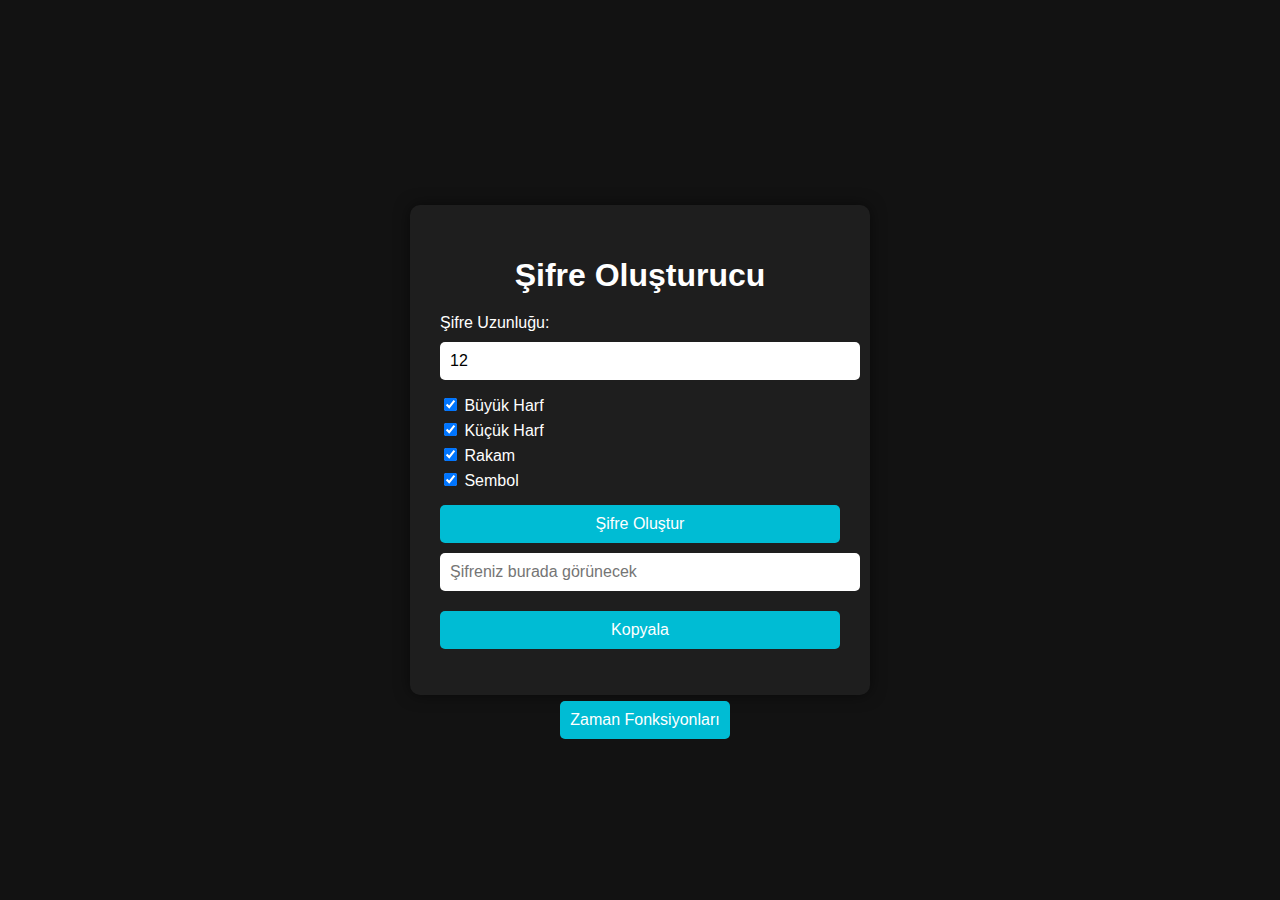
<file: domproje/index.html>
<!DOCTYPE html>
<html lang="tr">
<head>
  <meta charset="UTF-8">
  <meta name="viewport" content="width=device-width, initial-scale=1.0">
  <title>Şifre Oluşturma</title>
  <link rel="stylesheet" href="style.css">
</head>
<body>
  <div class="container">
    <h1>Şifre Oluşturucu</h1>

    <label>Şifre Uzunluğu:
      <input type="number" id="length" min="4" max="50" value="12">
    </label>

    <div class="checkboxes">
      <label><input type="checkbox" id="uppercase" checked> Büyük Harf</label>
      <label><input type="checkbox" id="lowercase" checked> Küçük Harf</label>
      <label><input type="checkbox" id="numbers" checked> Rakam</label>
      <label><input type="checkbox" id="symbols" checked> Sembol</label>
    </div>

    <button id="generate">Şifre Oluştur</button>
    <input type="text" id="password" readonly placeholder="Şifreniz burada görünecek">

    <button id="copy">Kopyala</button>
    <p id="message"></p>
  </div>
  <div class="buton">
<a href="indexx.html">
 <button>Zaman Fonksiyonları</button> 
 </a>
</div>

  <script src="script.js"></script>
</body>
</html>
</file>
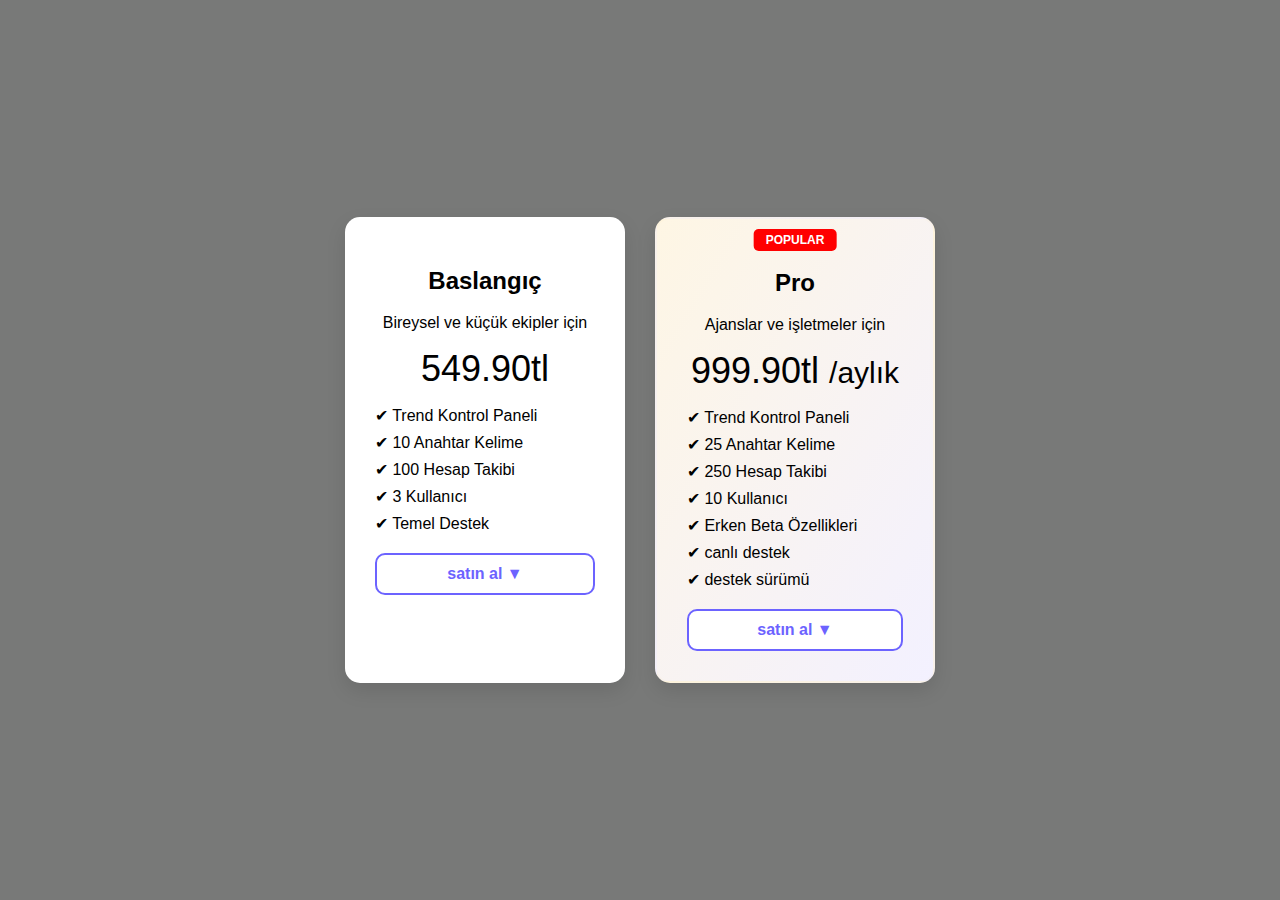
<file: html/index.html>
<!DOCTYPE html>
<html lang="tr">
<head>
  <meta charset="UTF-8">
  <title>premium ve normal kart</title>
  <meta name="viewport" content="width=device-width, initial-scale=1.0">
  <link rel="stylesheet" href="style.css">
</head>
<body>

<div class="pricing-container">

  <!-- Starter Kart -->
  <div class="card hover-animate">
    <h2>Baslangıç</h2>
    <p>Bireysel ve küçük ekipler için</p>
    <div class="price">549.90tl </div>
    <ul>
      <li>✔ Trend Kontrol Paneli</li>
      <li>✔ 10 Anahtar Kelime</li>
      <li>✔ 100 Hesap Takibi</li>
      <li>✔ 3 Kullanıcı</li>
      <li>✔ Temel Destek</li>
    </ul>

    <details>
      <summary class="btn">satın al</summary>
      <div class="payment-options">
        <label>💳 Kredi Kartı ile devam et</label>
        <label>🅿️ PayPal ile devam et</label>
        <label>🏦 Havale/EFT ile devam et</label>
      </div>
    </details>
  </div>

  <!-- Pro Kart -->
  <div class="card popular hover-animate">
    <h2>Pro</h2>
    <p>Ajanslar ve işletmeler için</p>
    <div class="price">999.90tl <span>/aylık</span></div>
    <ul>
      <li>✔ Trend Kontrol Paneli</li>
      <li>✔ 25 Anahtar Kelime</li>
      <li>✔ 250 Hesap Takibi</li>
      <li>✔ 10 Kullanıcı</li>
      <li>✔ Erken Beta Özellikleri</li>
       <li>✔ canlı destek</li>
      <li>✔ destek sürümü</li>
    </ul>

    <details>
      <summary class="btn">satın al</summary>
      <div class="payment-options">
        <label>💳 Kredi Kartı ile devam et</label>
        <label>🅿️ PayPal ile devam et</label>
        <label>🏦 Havale/EFT ile devam et</label>
      </div>
    </details>
  </div>
</div>

</body>
</html>
</file>
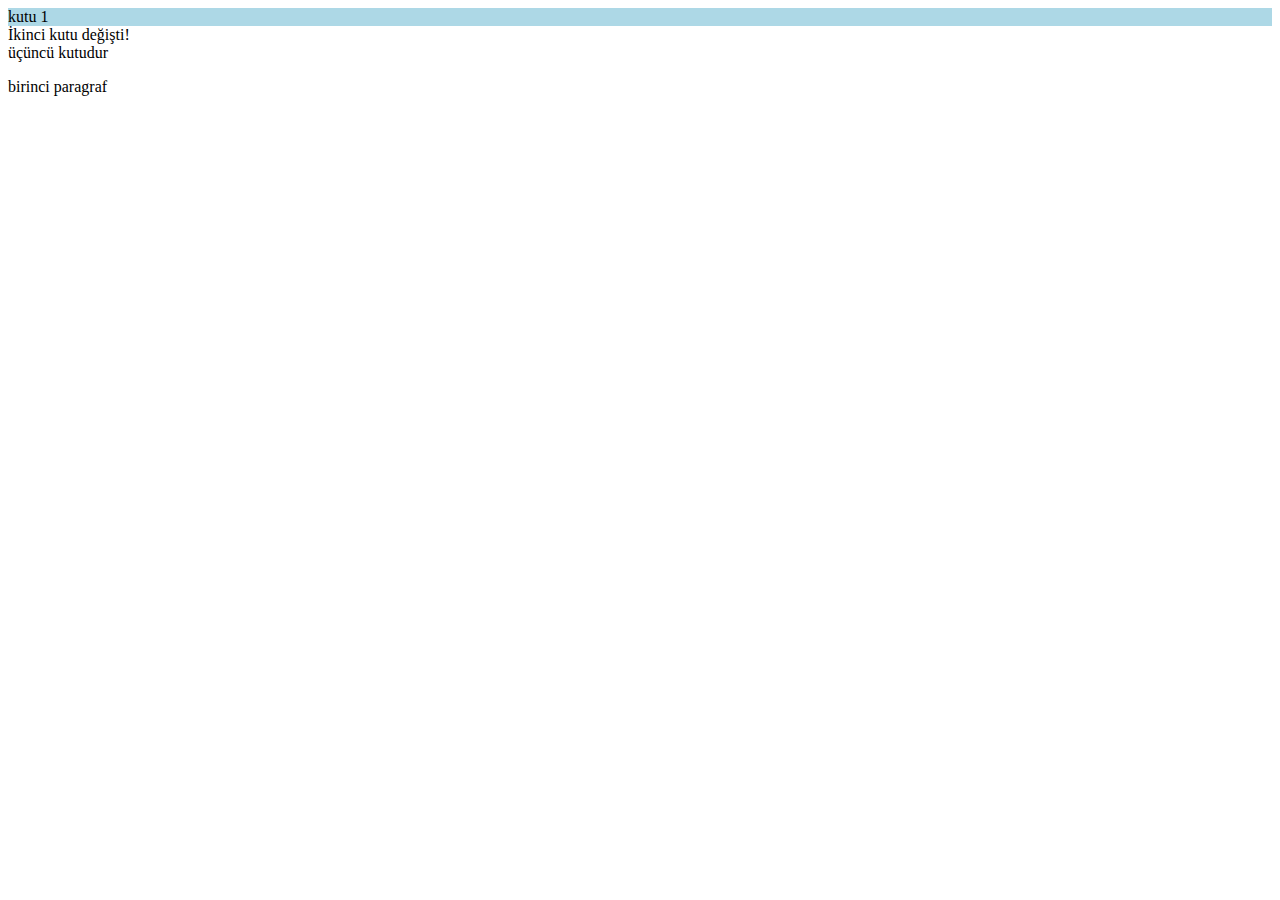
<file: html/domtekrar/index.html>
<!DOCTYPE html>
<html lang="en">
<head>
    <meta charset="UTF-8">
    <meta name="viewport" content="width=device-width, initial-scale=1.0">
    <title>Document</title>
</head>
<body>
    <div class="kutu">kutu 1</div>
    <div class="kutu">kutu 2</div>
    <div class="kutu">kutu3</div>
<p>birinci paragraf</p>
<p></p>


    <script src="script.js"></script>


 </script>   
</body>
</file>
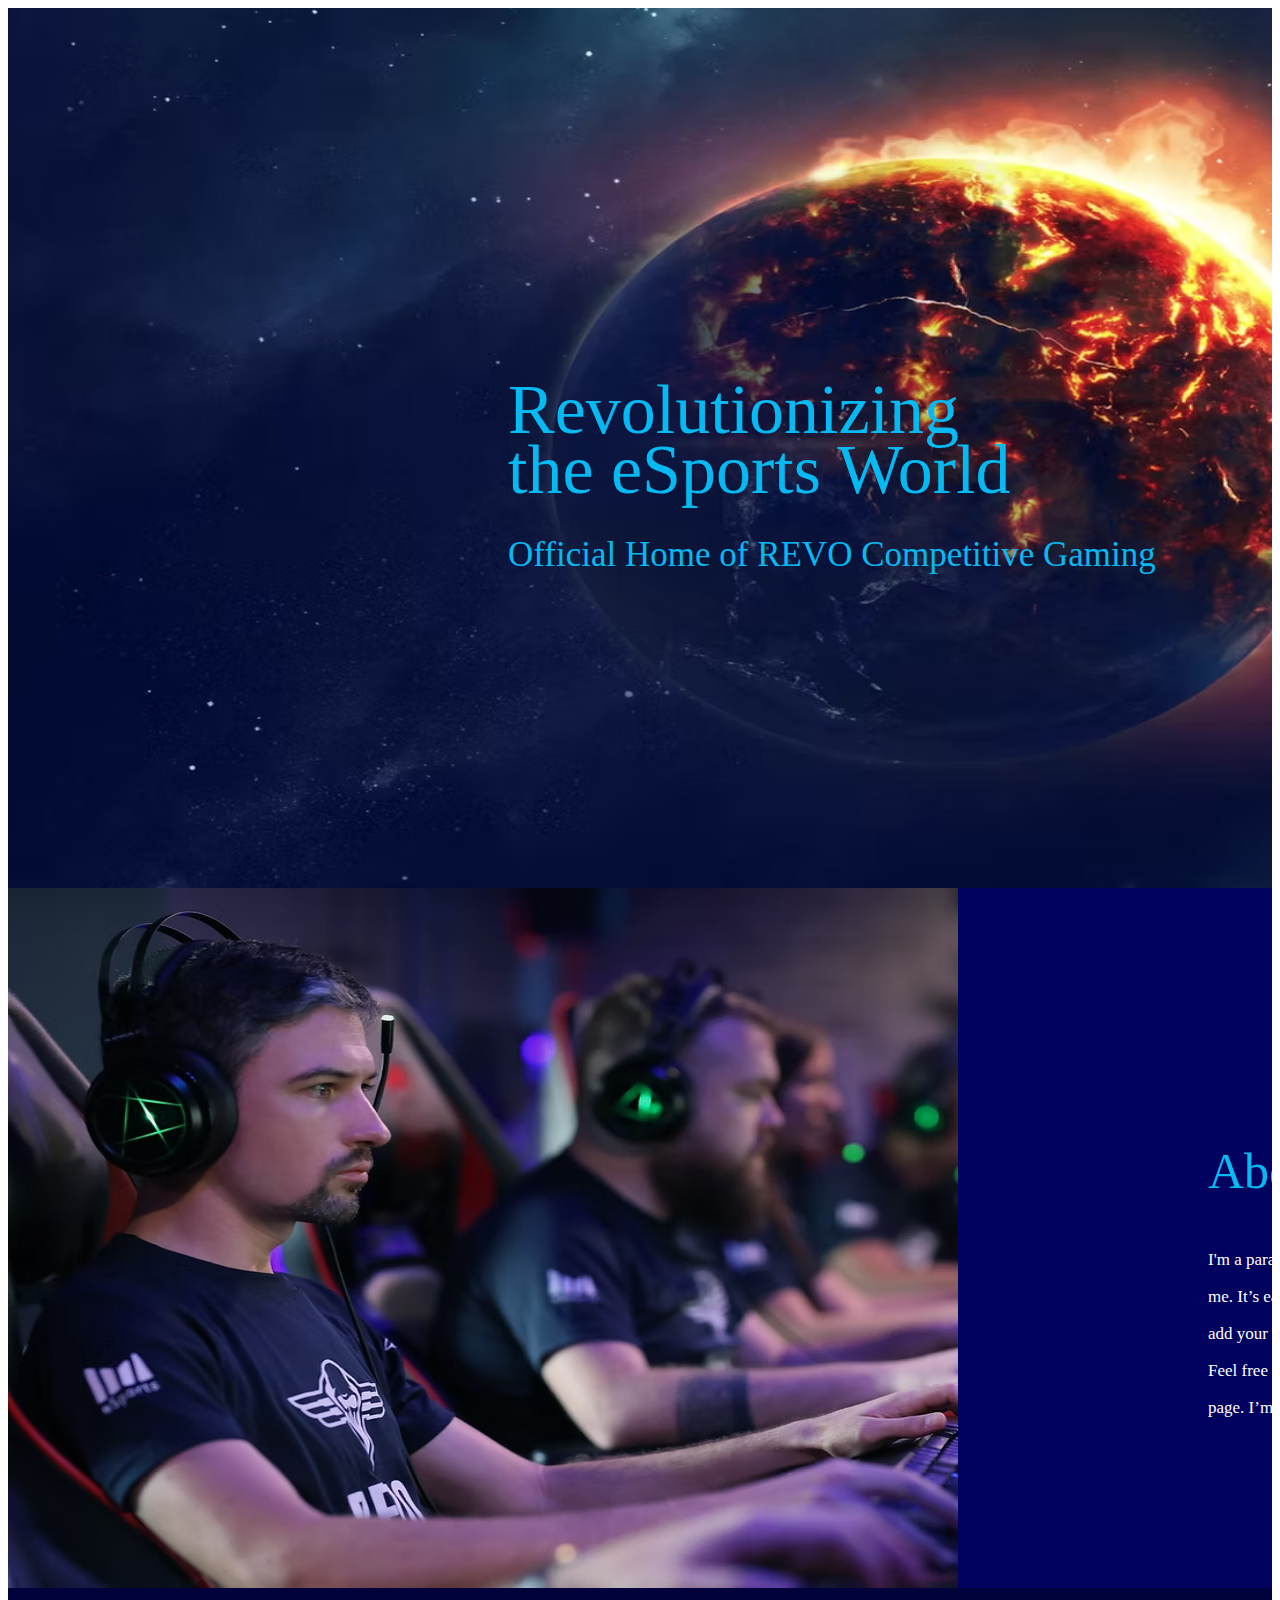
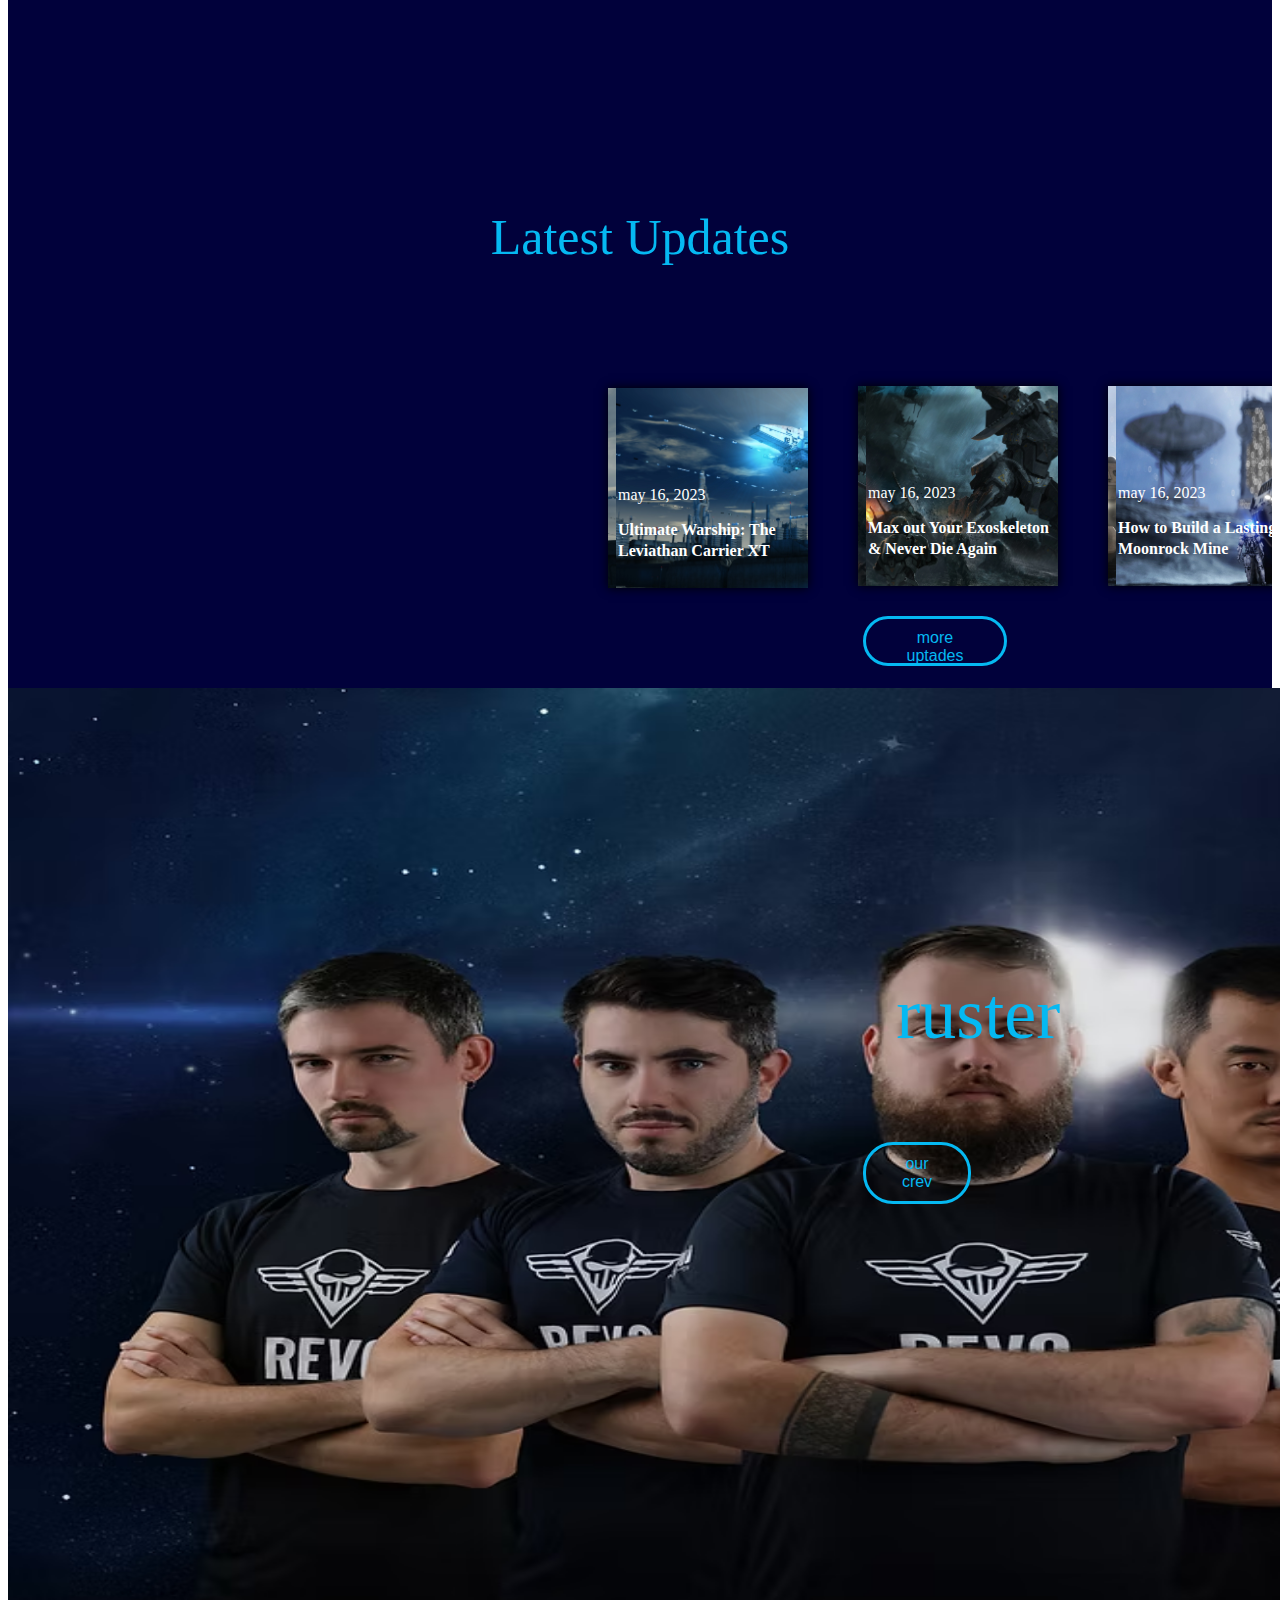
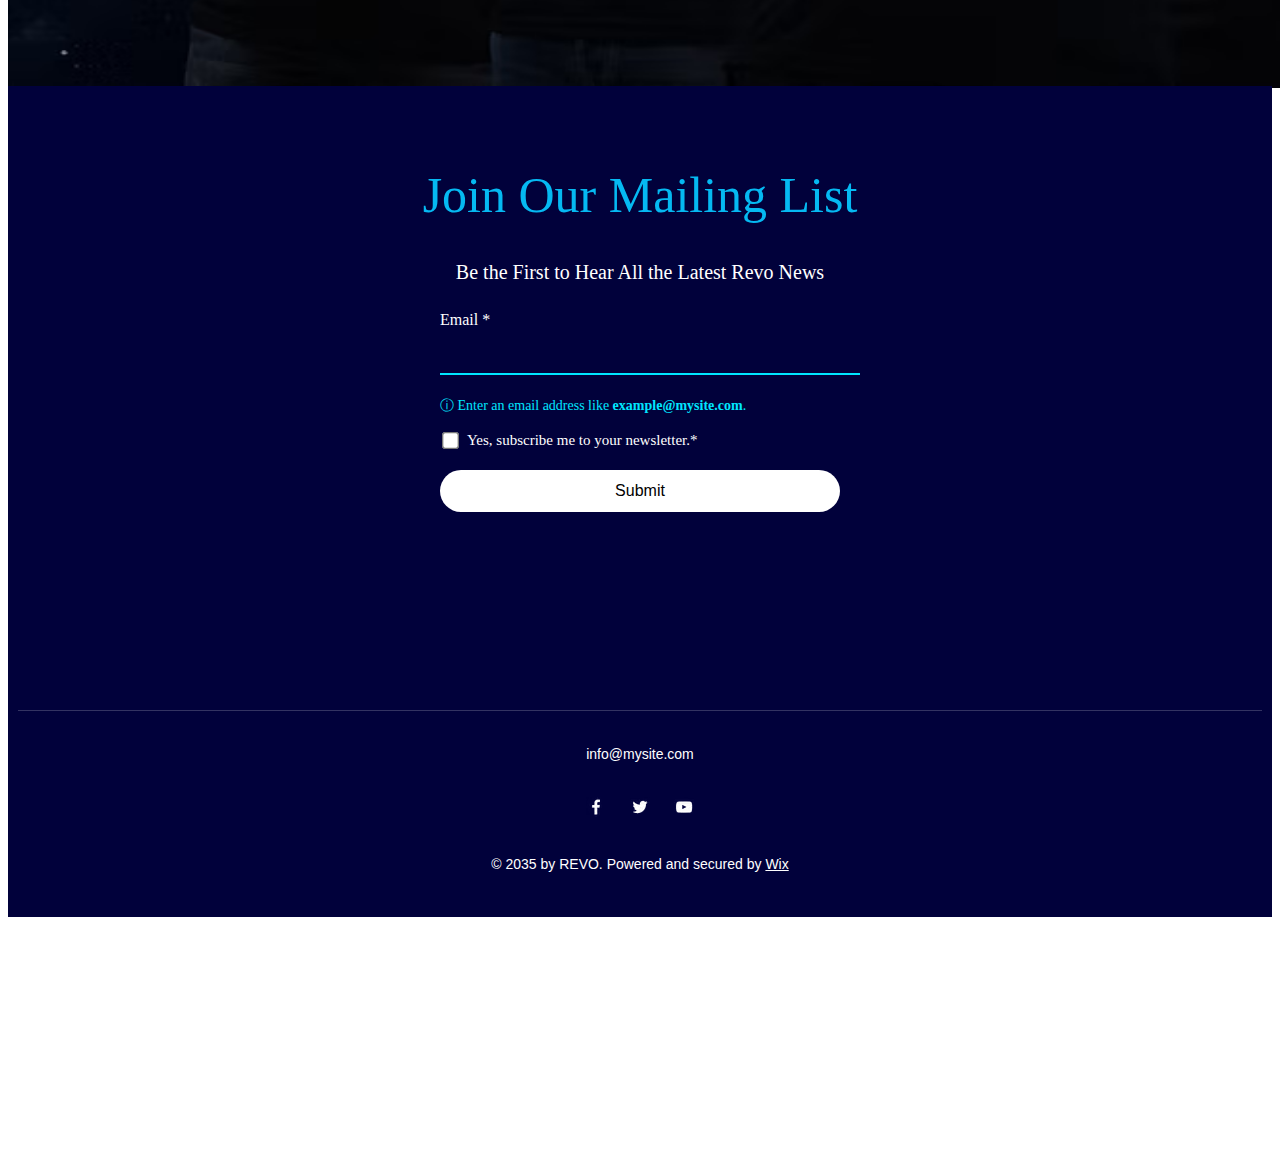
<file: html/projr ödevi/index.html>
<!DOCTYPE html>
<html lang="en">
<head>
    
    <meta charset="UTF-8">
    <meta name="viewport" content="width=device-width, initial-scale=1.0">
    <link rel="stylesheet" href="style.css">
    <title>oyun sitesi</title>
</head>
<body >
    <div class="resimfotoğrafı">
        
<img src="dünya.jpg" alt="" top="0" width="1885" height="900">


<div class="resimüzerindeyazı">
    
<p>Revolutionizing</p>

</div>
<div class="resimiçinderesim2">
    
    <p>Official Home of REVO Competitive Gaming</p>







</div>

<div class="resimiçinderesim3">
    <p>the eSports World</p>








</div>

<div class="resimiçinderesim4">
    <p>Home</p>








</div>

<div class="resimiçinderesim5">
    <p>updates</p>








</div>

<div class="resimiçinderesim6">
    <p>roster</p>








</div>
<div class="resimiçinderesim7">
    <p>contact</p>








</div>
<div class="resimiçinderesim8">
<img src="faceebooksimge.jpg" alt="">








</div>
</div>
<div class="resimiçinderesim9">
<img src="twittersimge.jpg" alt="">








</div>
</div>
<div class="resimiçinderesim10">
<img src="youtubesimge.jpg" alt="">
</div>
    </div>
 






</div>
<div class="kutu1">
    

    
<img src="bilgisayarkullananlar.jpg" alt="" width="950" height="700">
<div class="resimminyanındakiyazı">
<p>About Us</p>

    </div>
    <div class="resimminyanındakiyazı1">
    <p>I'm a paragraph. Click here to add your own text and edit</p>
    <p> me. It’s easy. Just click “Edit Text” or double click me to </p>
     <p>add your own content and make changes to the font.</p>
     <p> Feel free to drag and drop me anywhere you like on your </p>
     <p> page. I’m a great place for you to tell a story and let your users know a little more about you.</p>
</div>

</div>

<div class="kutu2">
<div class="kart">
<div class="karttasarımı">
    <span class="tarih">may 16, 2023</span>
    <h3 class="yazı">Ultimate Warship: The Leviathan Carrier XT</h3>
</div>



</div>
</div>
 </div>  
  
 </div>

<div class="uptade">
    Latest Updates

</div>
<div class="kart2">
<div class="karttasarımı2">
    <span class="tarih2">may 16, 2023</span>
    <h3 class="yazı2">Max out Your Exoskeleton & Never Die Again</h3>
</div>
</div>
<div class="kart3">
<div class="karttasarımı3">
    <span class="tarih3">may 16, 2023</span>
    <h3 class="yazı3">How to Build a Lasting Moonrock Mine</h3>
</div>
</div>
<button class="buton">

more uptades



</div>
</button>

<div class="fotoğraf">
<img src="insanlar.jpg" alt="" width="1890" height="1000">
<div class="fotoğrafyazı">
    <p>ruster</p>
</div>
<button class="buton2">
    our crev

</button>
</div>
<div class="kutu3">
    <div class="yazılar">
  Join Our Mailing List


    </div>
<div class="yazılar2">
Be the First to Hear All the Latest Revo News

</div>

</div>

<div class="emailyönetimi">
  <label for="email">Email *</label>
  <input type="email" id="email" required="">
  <p class="info-text">ⓘ Enter an email address like <b>example@mysite.com</b>.</p>

  <label class="checkbox-container">
    <input type="checkbox" required="">
    <span>Yes, subscribe me to your newsletter.*</span>
  </label>

  <button type="submit">Submit</button>
</div>





</div>
<footer class="footer">
  <hr class="footer-line">
  <div class="footer-content">
    <p>info@mysite.com</p>
    <div class="social-icons">
      <a href="#"><img src="faceebooksimge.jpg" alt="Facebook"></a>
      <a href="#"><img src="twittersimge.jpg" alt="Twitter"></a>
      <a href="#"><img src="youtubesimge.jpg" alt="YouTube"></a>
    </div>
    <p>© 2035 by REVO. Powered and secured by <a href="https://wix.com">Wix</a></p>
  </div>
</footer>





    
</body>
</html>
</file>
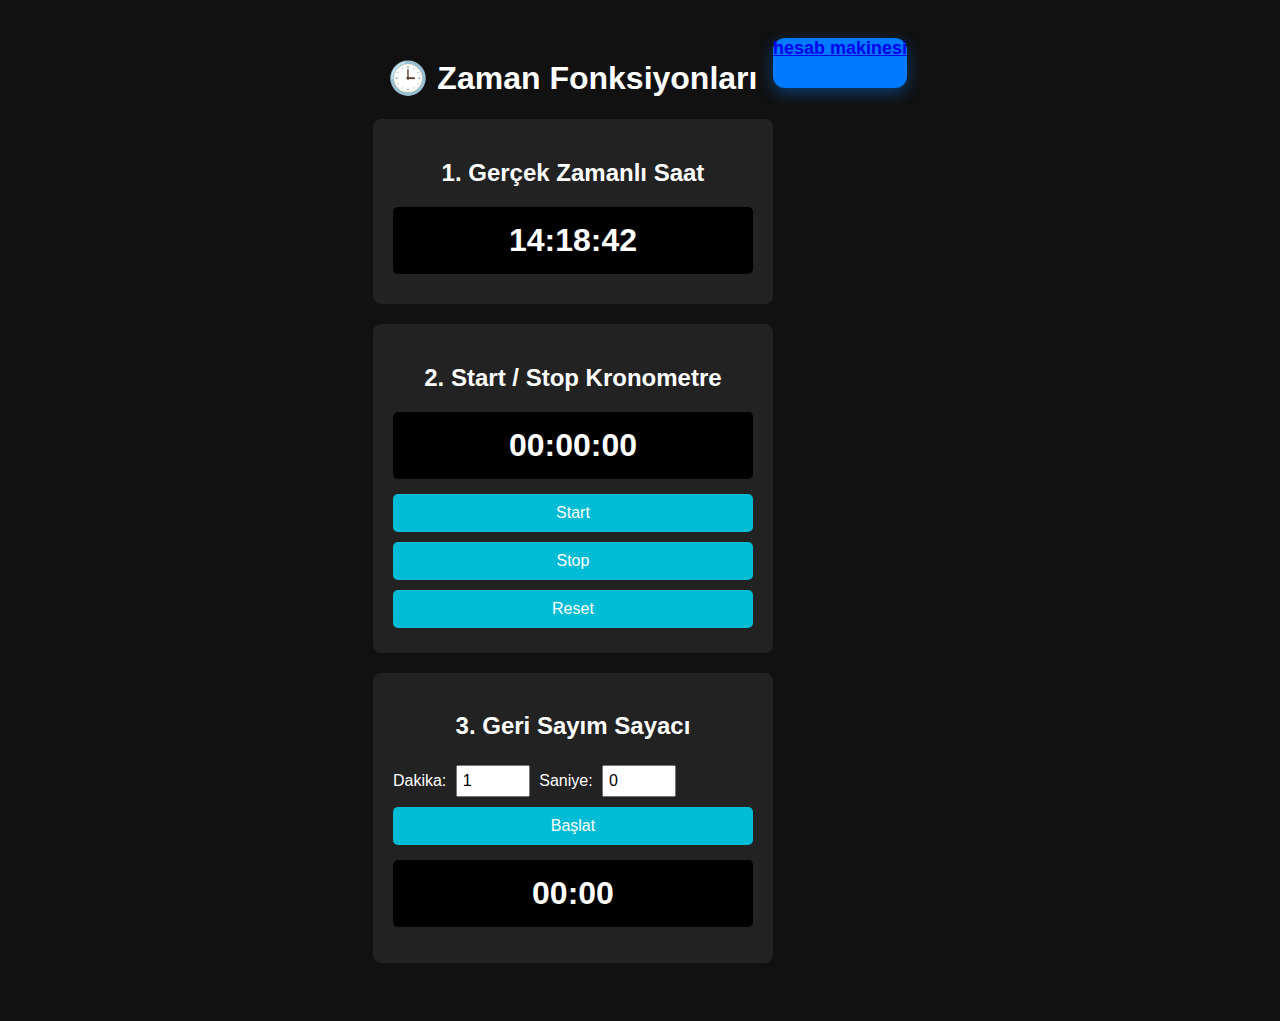
<file: domproje/indexx.html>
<!DOCTYPE html>
<html lang="tr">
<head>
  <meta charset="UTF-8" />
  <meta name="viewport" content="width=device-width, initial-scale=1.0"/>
  <title>Zaman Fonksiyonları</title>
  <link rel="stylesheet" href="stylee.css" />
</head>
<body>
  <div class="container">
    <h1>🕒 Zaman Fonksiyonları</h1>


    <section>
      <h2>1. Gerçek Zamanlı Saat</h2>
      <div id="clock" class="display">--:--:--</div>
    </section>


    <section>
      <h2>2. Start / Stop Kronometre</h2>
      <div id="stopwatch" class="display">00:00:00</div>
      <div class="buttons">
        <button onclick="startStopwatch()">Start</button>
        <button onclick="stopStopwatch()">Stop</button>
        <button onclick="resetStopwatch()">Reset</button>
      </div>
    </section>


    <section>
      <h2>3. Geri Sayım Sayacı</h2>
      <label>
        Dakika:
        <input type="number" id="countdown-min" value="1" min="0">
      </label>
      <label>
        Saniye:
        <input type="number" id="countdown-sec" value="0" min="0" max="59">
      </label>
      <button onclick="startCountdown()">Başlat</button>
      <div id="countdown" class="display">00:00</div>
      <p id="countdown-msg"></p>
    </section>
  </div>

  <script src="scriptt.js"></script>
  <a href="indexxx.html">
  <div class="buton">
  
hesab makinesi
 </a>
</div>
</body>
</html>
</file>
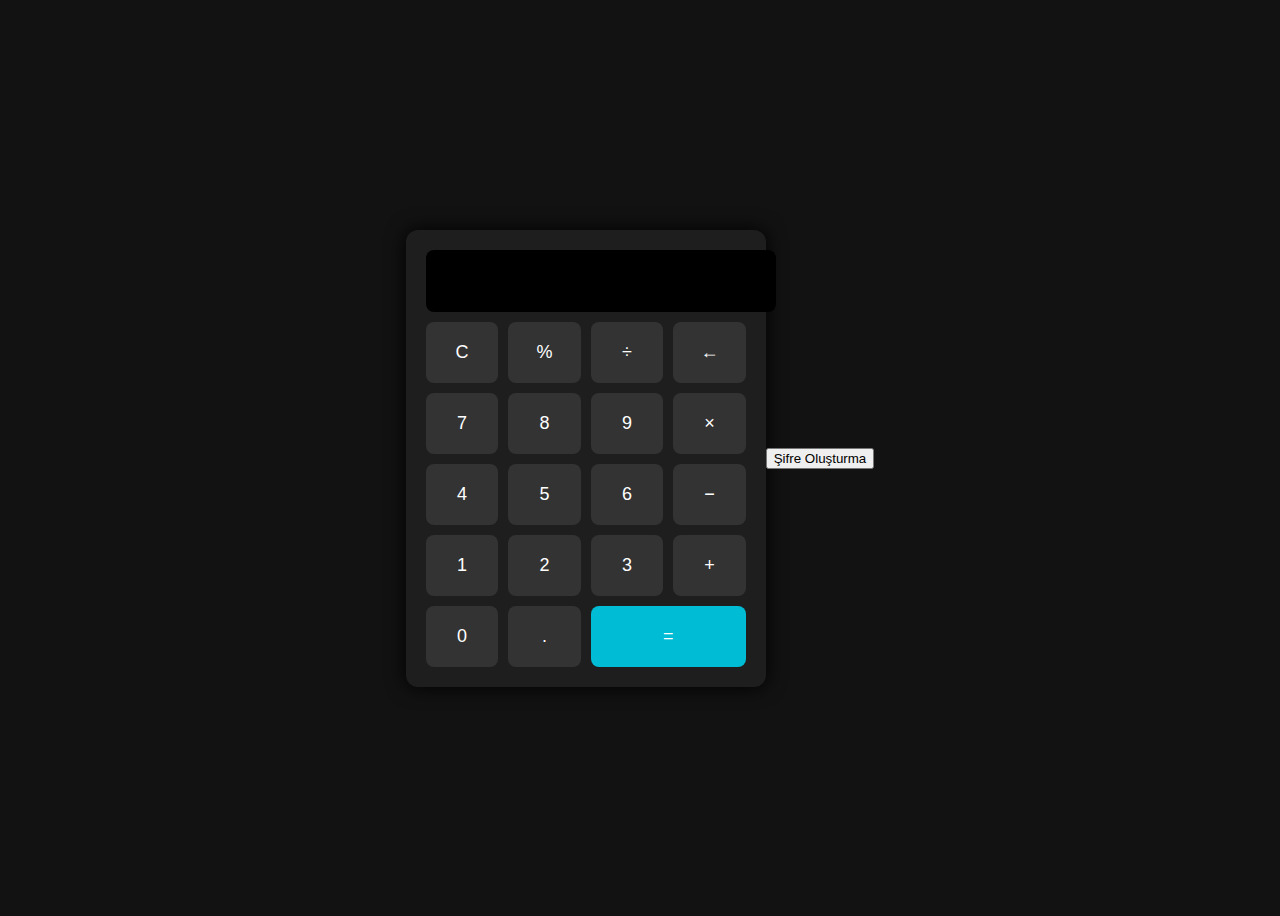
<file: domproje/indexxx.html>
<!DOCTYPE html>
<html lang="tr">
<head>
  <meta charset="UTF-8" />
  <meta name="viewport" content="width=device-width, initial-scale=1.0"/>
  <title>Hesap Makinesi</title>
  <link rel="stylesheet" href="styleee.css" />
</head>
<body>
  <div class="calculator">
    <input type="text" id="display" readonly />
    <div class="buttons">
      <button class="btn" onclick="clearDisplay()">C</button>
      <button class="btn" onclick="append('%')">%</button>
      <button class="btn" onclick="append('/')">÷</button>
      <button class="btn" onclick="backspace()">←</button>

      <button class="btn" onclick="append('7')">7</button>
      <button class="btn" onclick="append('8')">8</button>
      <button class="btn" onclick="append('9')">9</button>
      <button class="btn" onclick="append('*')">×</button>

      <button class="btn" onclick="append('4')">4</button>
      <button class="btn" onclick="append('5')">5</button>
      <button class="btn" onclick="append('6')">6</button>
      <button class="btn" onclick="append('-')">−</button>

      <button class="btn" onclick="append('1')">1</button>
      <button class="btn" onclick="append('2')">2</button>
      <button class="btn" onclick="append('3')">3</button>
      <button class="btn" onclick="append('+')">+</button>

      <button class="btn" onclick="append('0')">0</button>
      <button class="btn" onclick="append('.')">.</button>
      <button class="btn equal" onclick="calculate()">=</button>
    </div>
  </div>
<div class="buton">
<a href="index.html">
 <button>Şifre Oluşturma</button> 
 </a>
</div>
  <script src="scripttt.js"></script>
</body>
</html>
</file>
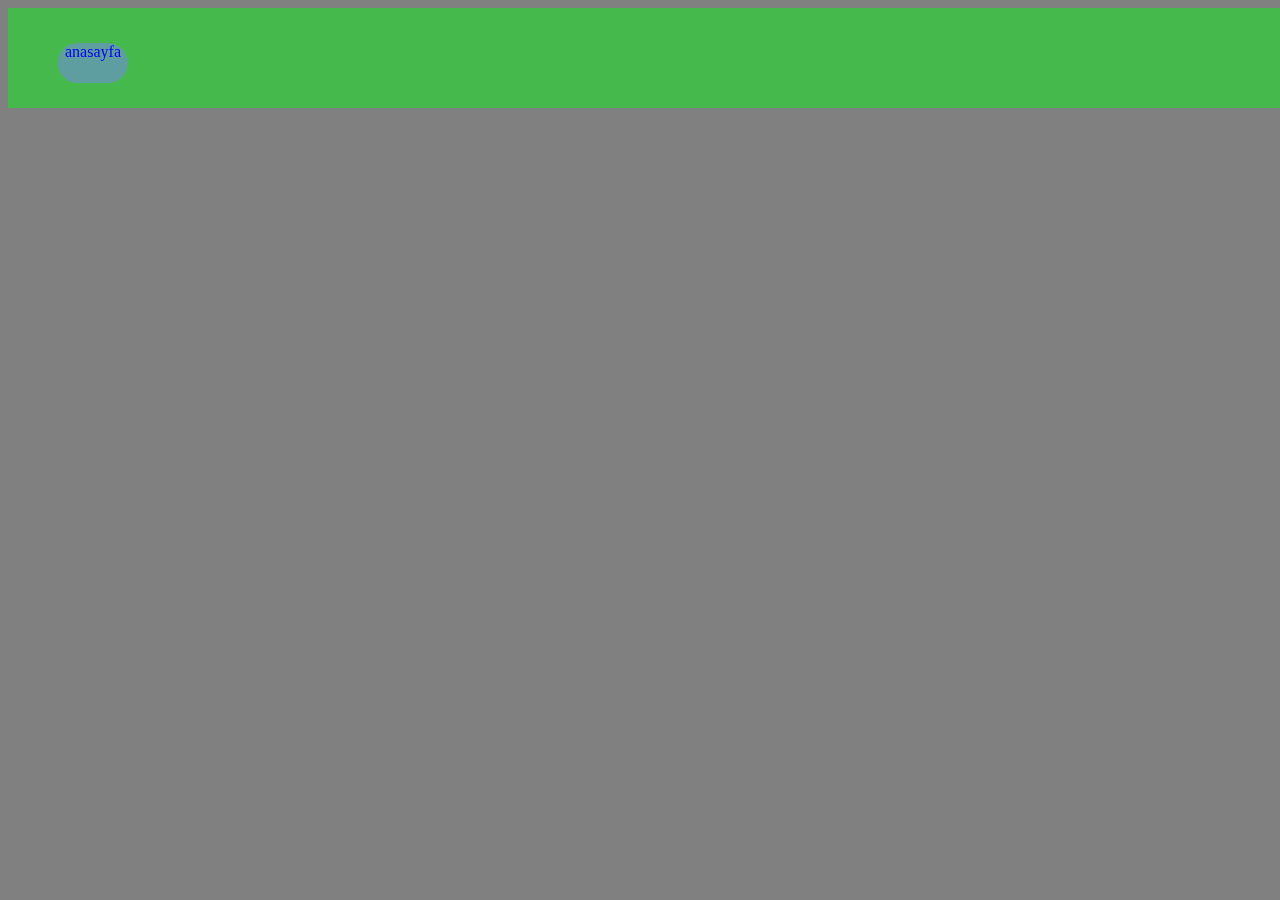
<file: html/css/oyunlar bölgesi.html>
<!DOCTYPE html>
<html lang="en">
<head>
    <meta charset="UTF-8">
    <meta name="viewport" content="width=device-width, initial-scale=1.0">
    <link rel="stylesheet" href="oyunlarbölgesi.css"> 
<title>oyunlar bölgesi</title>
    </head>
<body bgcolor="gray"> 
    <div class="kutu">
        <div class="kutu1">
            <a href="index.html">
           <div class="anasayfa">
           anasayfa


           </div>
           </a>
        </div>
    </div>





</body>
</html>
</file>
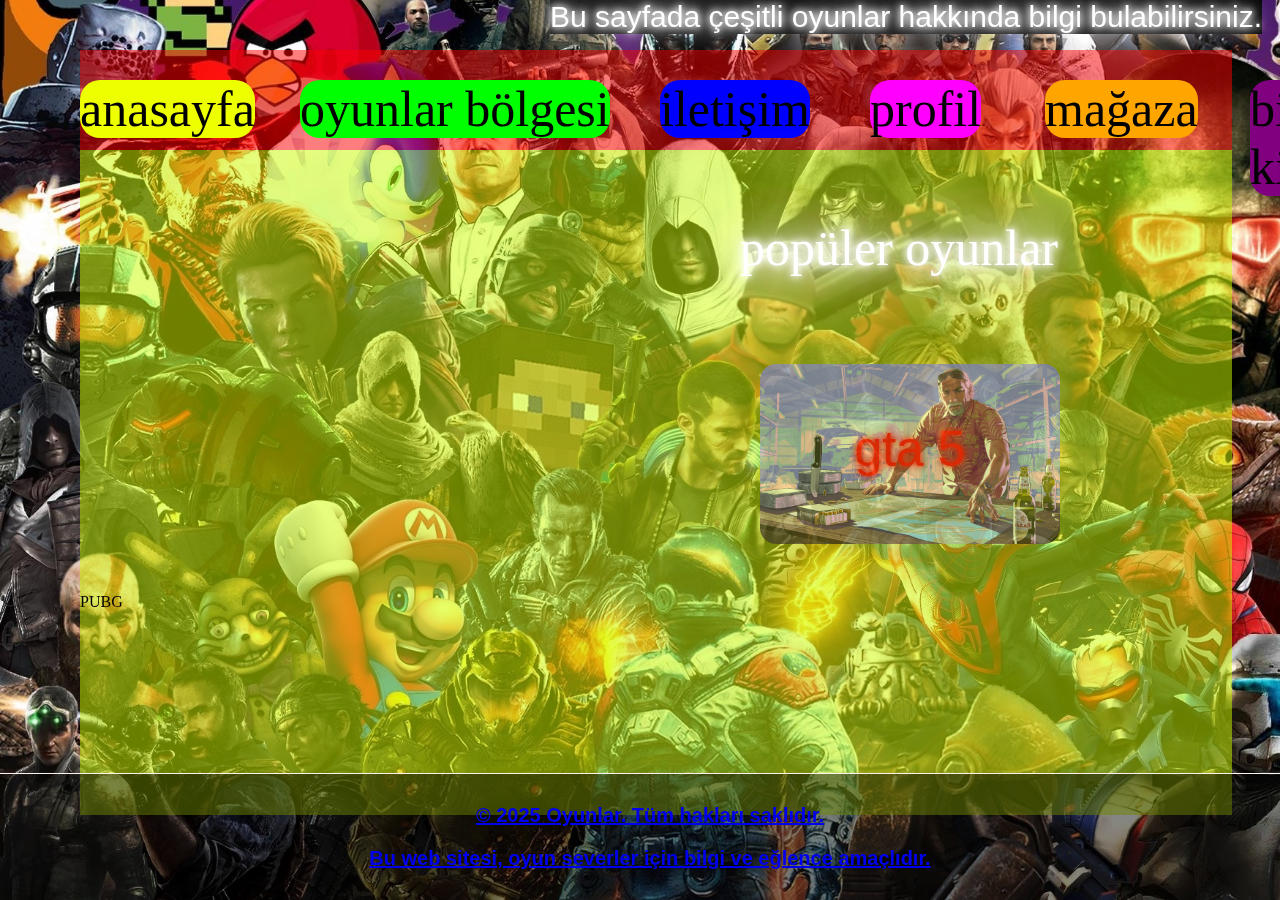
<file: html/css/oyunlar.html>
<!DOCTYPE html>
<html lang="en">
<head>
    <meta charset="UTF-8">
    <meta name="viewport" content="width=device-width, initial-scale=1.0">
    <link rel="stylesheet" href="oyunlar.css">  

    <title>oyunlar</title>

</head>
<body class="body">
    <div class="kutu">
        <div class="kutununiçi">
            Bu sayfada çeşitli oyunlar hakkında bilgi bulabilirsiniz.
        </div>           
    </div>


    
        
    <div class="twokutu">
    <div class="twokutununiçi">
       <a href="index.html">
    <div class="anasayfa">
        anasayfa
    </div>
</a> 
    <a href="oyunlar bölgesi.html">
    <div class="oyunlar ">
        oyunlar bölgesi 
    </div>
    </a>
    <a href="iletişim.html">
    <div class="iletisim">
        iletişim
    </div>
    <a href="profil.html">
    <div class="profil">
        profil
    </div>
    <a href="mağaza.html">
    <div class="mağaza">
        mağaza
    </div>
    <a href="bizkimiz.html">
    <div class="bizkimiz">
        biz kimiz
    </div>
    </a>
    <a href="haberler.html">
    <div class="haberler">
        haberler
        
    </div>
    
    </a>
    
    
    <div class="treekutu">
  <div class="treekutununiçi">
    <div class="oyun-kart">
         <a href="https://store.steampowered.com/app/3240220/Grand_Theft_Auto_V_Enhanced/">
      <div class="kart-icerik">
        <p> gta 5</p>
      </div>
    </div>
    </a>

    <div class=popüleroyunlar>popüler oyunlar</div>
    <div class="oyun-kart2">

  <div class="kart-icerik2">
    <p>PUBG</p>
  </div>
</div>
  
</div>
    </div>
     </div>
</div>

 <a href="https://itucekirdek.com/wp-content/uploads/2018/01/GENEL-G%C4%B0ZL%C4%B0L%C4%B0K-S%C3%96ZLE%C5%9EMES%C4%B0.pdf">
<div class="gizli">
    <div class="gizlilikiçi">
        <p>© 2025 Oyunlar. Tüm hakları saklıdır.</p>
        <p> Bu web sitesi, oyun severler için bilgi ve eğlence amaçlıdır.</p>
        </a>
    </div>
     </div>
    

</body>
</html>
</file>
<file: domproje/style.css>
/* style.css */
body {
  font-family: Arial, sans-serif;
  display: flex;
  justify-content: center;
  align-items: center;
  min-height: 100vh;
  margin: 0;
  background: #121212;
  color: #fff;
}

.container {
  background: #1e1e1e;
  padding: 30px;
  border-radius: 10px;
  width: 100%;
  max-width: 400px;
  box-shadow: 0 0 15px rgba(0,0,0,0.5);
}

h1 {
  text-align: center;
  margin-bottom: 20px;
}

input[type="number"],
input[type="text"] {
  width: 100%;
  padding: 10px;
  margin: 10px 0;
  border: none;
  border-radius: 5px;
  font-size: 16px;
}

button {
  width: 100%;
  padding: 10px;
  margin-top: 10px;
  background: #00bcd4;
  color: white;
  border: none;
  border-radius: 5px;
  font-size: 16px;
  cursor: pointer;
}

button:hover {
  background: #0097a7;
}

.checkboxes label {
  display: block;
  margin: 5px 0;
}

#message {
  text-align: center;
  margin-top: 10px;
  color: #00e676;
}

.buton{
position: fixed;
margin-bottom: -530px;
margin-right: -10px;



}
</file>
<file: html/style.css>
* {
  box-sizing: border-box;
}

body {
  font-family: Arial, sans-serif;
  background: #787978;
  margin: 0;
  padding: 20px;
  display: flex;
  justify-content: center;
  align-items: center;
  min-height: 100vh;
}

.pricing-container {
  display: flex;
  flex-wrap: wrap;
  gap: 30px;
  justify-content: center;
}

.card {
  background: white;
  border-radius: 15px;
  padding: 30px;
  width: 280px;
  box-shadow: 0 8px 20px rgba(0, 0, 0, 0.1);
  text-align: center;
  position: relative;
  transition: 0.3s;
  overflow: hidden;
}

.card:hover {
  transform: scale(1.03);
  background: linear-gradient(135deg, #d8eaff, #fce6f5);
}

.card.popular {
  border: 2px solid rgba(255, 166, 0, 0.027);
  background: linear-gradient(to bottom right, #fef6e4, #f3f1ff);
}

.card.popular::before {
  content: "POPULAR";
  position: absolute;
  top: 10px;
  left: 50%;
  transform: translateX(-50%);
  background: red;
  color: white;
  padding: 4px 12px;
  border-radius: 5px;
  font-size: 12px;
  font-weight: bold;
}

.price {
  font-size: 36px;
  margin: 10px 0;
}

.price span {
  font-size: 30px;
}

ul {
  list-style: none;
  padding: 0;
  text-align: left;
}

ul li {
  margin: 8px 0;
}

summary {
  list-style: none;
  cursor: pointer;
}

.btn {
  margin-top: 20px;
  padding: 10px 20px;
  border: 2px solid #6c63ff;
  background: white;
  color: #6c63ff;
  font-weight: bold;
  border-radius: 10px;
  cursor: pointer;
  transition: 0.3s;
}

.btn:hover {
  background: #6c63ff;
  color: white;
}

details {
  margin-top: 15px;
}

details[open] summary::after {
  content: " ▲";
}

summary::after {
  content: " ▼";
}

.payment-options {
  margin-top: 10px;
}

.payment-options label {
  display: block;
  margin: 6px 0;
  background: #ececec;
  padding: 8px;
  border-radius: 6px;
  cursor: pointer;
}

.payment-options label:hover {
  background: #ddd;
}

@media screen and (max-width: 600px) {
  .pricing-container {
    flex-direction: column;
    align-items: center;
  }

  .card {
    width: 90%;
    max-width: 320px;
  }
}
</file>
<file: html/projr ödevi/style.css>
html,body{overflow: auto;}



.resimfotoğrafı{
margin : auto;
height: 100px;
width: 100%;
top: 0;
}

.resimüzerindeyazı{
position: absolute;
top: 0;
color: #05b9f2;
font-size: 70px;
bottom: 500px;
text-align: center;
margin-left: 500px;
padding-top: 300px;
}   
.resimiçinderesim2{
 font-size: 20px;
 position: absolute;
 text-align: center;
 top: 0;
 font-size: 35px;
 margin-left: 500px;
 color: #05b9f2;
 text-align: center;
 margin-top:500px;

}
.resimiçinderesim3{
 font-size: 20px;
 position: absolute;
 text-align: center;
 top: 0;
 font-size: 70px;
 margin-left: 500px;
 color: #05b9f2;
 text-align: center;
 margin-top: 360px;
 
}
.resimiçinderesim4{

 position: absolute;
 text-align: center;
 top: 0;
 font-size: 18px;
 margin-left: 1390px;
 color: #ffffff;
 text-align: center;
 margin-top: 150px;
 
 
}
.resimiçinderesim4:hover{
color: rgb(0, 153, 255);


}

.resimiçinderesim5{

 position: absolute;
 text-align: center;
 top: 0;
 font-size: 18px;
  margin-left: 1460px;
 color: #ffffff;
 text-align: center;
  margin-top: 150px;
}
.resimiçinderesim5:hover{
color: rgb(0, 153, 255);


}

.resimiçinderesim6{

 position: absolute;
 text-align: center;
 top: 0;
 font-size: 18px;
  margin-left: 1540px;
 color: #ffffff;
 text-align: center;
 margin-top: 150px;
 
}
.resimiçinderesim6:hover{
color: rgb(0, 153, 255);


}
.resimiçinderesim7{

 position: absolute;
 text-align: center;
 top: 0;
 font-size: 18px;
  margin-left: 1600px;
 color: #ffffff;
 text-align: center;
 margin-top: 150px;
 
}
.resimiçinderesim7:hover{
color: rgb(0, 153, 255);


}
.resimiçinderesim8{

 position: absolute;
 text-align: center;
 top: 0;
 font-size: 18px;
 margin-left: 1760px;
 color: #ffffff;
 text-align: center;
  margin-top: 90px;
  margin: 50px;
 
}

.resimiçinderesim8{

 position: absolute;
 text-align: center;
 top: 0;
 margin-left: 1670px;
 color: #ffffff;
 text-align: center;
  margin-top: 169px;
 
}
.resimiçinderesim9{

 position: absolute;
 text-align: center;
 top: 0;
 margin-left: 1700px;
 color: #ffffff;
 text-align: center;
  margin-top: 170px;

}

.resimiçinderesim10{

 position: absolute;
 text-align: center;
 top: 0;
 margin-left: 1730px;
 color: #ffffff;
 text-align: center;
 margin-top: 170px;
 display: block;
 
}

.kutu1{
position: relative;
margin-bottom: 100px;
left: 100;
height: 700px;  
background-color: rgb(1, 1, 95);
top: 780px;



}

.resimminyanındakiyazı{
position: relative;
left: 1200px;
bottom: 500px;
color: #05b9f2;
font-size: 50px;



}
.resimminyanındakiyazı1{
position: relative;
left: 1200px;
bottom: 500px;
color: #ffffff;
font-size: 17px;



}

.kutu2{


position: relative;
margin-bottom: 100px;
left: 100;
height: 700px;  
background-color: rgb(1, 1, 59);
top: 680px; 

}

.uptade{
    position: relative;
color: #05b9f2;
font-size: 50px;
margin-bottom: 50px;
position: relative;
text-align: center;
top: 100px;



}





.kart{
 position: relative;
height: 200px;
width: 200px;
background-image: url(kart.jpg);
background-size: cover;
background-position: 8px;
overflow: hidden;
box-shadow:  0 0 10px;

left: 600px;
top: 400px;
}

.karttasarımı{
position: absolute;
bottom: 10px;
left: 10px;
color: white;
transition: color 0.3 ease;

}

.kart:hover .karttasarımı{
color: #3399ff;

}

.tarih{


    font-size: 16px;
    display: block;
    margin-bottom: 5px;

}

.yazı{
font-size: 16px;
font-weight: bold;
line-height: 1.3;


}
.kart2{
 position: relative;
height: 200px;
width: 200px;
background-image: url(kart2.jpg);
background-size: cover;
background-position: 8px;
overflow: hidden;
box-shadow:  0 0 10px;

left: 850px;
top: 170px; 
}

.karttasarımı2{
position: absolute;
bottom: 10px;
left: 10px;
color: white;
transition: color 0.3 ease;

}

.kart2:hover .karttasarımı2{
color: #3399ff;

}

.tarih2{


    font-size: 16px;
    display: block;
    margin-bottom: 5px;

}

.yazı2{
font-size: 16px;
font-weight: bold;
line-height: 1.3;


}
.kart3{
 position: relative;
height: 200px;
width: 200px;
background-image: url(kart3.jpg);
background-size: cover;
background-position: 8px;
overflow: hidden;
box-shadow:  0 0 10px;

left: 1100px;
top: -30px; 
}

.karttasarımı3{
position: absolute;
bottom: 10px;
left: 10px;
color: white;
transition: color 0.3 ease;

}

.kart3:hover .karttasarımı3{
color: #3399ff;

}

.tarih3{


    font-size: 16px;
    display: block;
    margin-bottom: 5px;

}

.yazı3{
font-size: 16px;
font-weight: bold;
line-height: 1.3;


}




.buton{
position: relative;
height: 50px;
background-color: #05b9f2;
background-color: transparent;
color: #05b9f2;
border:  3px solid #05b9f2 ;
padding: 10px 25px;
font-size: 16px;
border-radius: 30px;
cursor: pointer;
transition: all 0.3s ease;
font-family: sans-serif;
width: 16vh;
left: 95vh;
}
.buton:hover{
background-color: #05b9f2;
color: white;


}




.fotoğraf{
position: absolute;
margin-top: 22px;

}
.fotoğrafyazı{
position: absolute;
margin-bottom: 100px;
font-size: 72px;
color: #05b9f2;
text-align: center;
top: 0;
left: 47%;
top : 20%;

}
.buton2{
position: relative;
bottom: 300px;
background-color: transparent;
color: #05b9f2;
border:  3px solid #05b9f2 ;
padding: 10px 25px;
font-size: 16px;
border-radius: 30px;
cursor: pointer;
transition: all 0.3s ease;
font-family: sans-serif;
left: 910px;
bottom: 550px;
width: 12vh;
left: 95vh;
}
.buton2:hover{
background-color: #05b9f2;
color: white;

}
.kutu3{
position: relative;
width: 100%;
background-color: rgb(1, 1, 59);
height: 70vh;
margin-top: 1020px;

}

.yazılar{
position: relative;
color: #05b9f2;
font-size: 50px;
text-align: center;
top: 80px;



}

.yazılar2{
position: relative;
color: white;
font-size: 20px;
text-align: center;
top: 13vh;
}




.emailyönetimi {
  position: relative;
  bottom: 45vb;
  max-width: 400px;
  margin: auto;
}

label {
  display: block;
  font-size: 16px;
  margin-bottom: 6px;
  color: white;
}

input[type="email"] {
  width: 100%;
  padding: 10px;
  border: none;
  border-bottom: 2px solid #00e6ff;
  background-color: transparent;
  color: white;
  font-size: 16px;
  margin-bottom: 8px;
  outline: none;
}

input[type="email"]::placeholder {
  color: #b3eaff;
}

.info-text {
  color: #00e6ff;
  font-size: 14px;
  margin-bottom: 16px;
}

.checkbox-container {
  display: flex;
  align-items: center;
  margin-bottom: 20px;
  color: white  ;
}

.checkbox-container input {
  margin-right: 10px;
  transform: scale(1.3);
}

.checkbox-container span {
  font-size: 15px;
}

button {
  width: 100%;
  padding: 12px;
  background-color: white;
  color: #000000;
  border: none;
  border-radius: 25px;
  font-size: 16px;
  cursor: pointer;
  transition: 0.3s;
}

button:hover {
  background-color: #a3a3a3;
}

  .footer {
    position: relative;
   bottom: 25vh;
  background-color: rgb(1, 1, 59);
  color: white;
  text-align: center;
  padding: 10px 10px;
  font-family: Arial, sans-serif;
}

.footer-line {
  border: none;
  border-top: 1px solid rgba(255, 255, 255, 0.2);

}

.footer-content p {
  margin: 35px 0;
  font-size: 14px;
}

.footer a {
  color: #ffffff;
  text-decoration: underline;
}

.footer .social-icons a {
  margin: 0 10px;
}

.footer .social-icons img {
  width: 20px;
  height: 20px;
}
</file>
<file: domproje/stylee.css>
/* style.css */
body {
  font-family: 'Segoe UI', sans-serif;
  background: #111;
  color: white;
  display: flex;
  justify-content: center;
  padding: 30px;
}

.container {
  max-width: 400px;
  width: 100%;
}

h1, h2 {
  text-align: center;
}

section {
  background: #222;
  padding: 20px;
  margin-bottom: 20px;
  border-radius: 8px;
}

.display {
  font-size: 32px;
  text-align: center;
  margin: 10px 0;
  background: #000;
  padding: 15px;
  border-radius: 5px;
  font-weight: bold;
}

input[type="number"] {
  width: 60px;
  padding: 5px;
  margin: 5px;
  font-size: 16px;
}

.buttons button,
section button {
  padding: 10px;
  margin: 5px 0;
  width: 100%;
  background: #00bcd4;
  border: none;
  color: white;
  font-size: 16px;
  border-radius: 5px;
}

.buttons {
  display: flex;
  flex-direction: column;
}

button:hover {
  background: #008ba3;
}

#countdown-msg {
  text-align: center;
  color: #ff5252;
  font-weight: bold;
}
.buton {
  font-size: 18px;
  font-weight: bold;
  color: white;
  background-color: #007BFF;
  border: none;
  border-radius: 12px;
  cursor: pointer;
  transition: background 0.3s, transform 0.2s;
  box-shadow: 0 5px 15px rgba(0, 123, 255, 0.4);
height: 50px;

}

.buton:hover {
  background-color: #0056b3;
  transform: scale(1.05);
}
</file>
<file: domproje/styleee.css>
body {
  background: #121212;
  color: white;
  font-family: sans-serif;
  display: flex;
  justify-content: center;
  align-items: center;
  height: 100vh;
}

.calculator {
  background: #1e1e1e;
  border-radius: 12px;
  padding: 20px;
  width: 320px;
  box-shadow: 0 0 20px #000;
}

#display {
  width: 100%;
  font-size: 28px;
  padding: 15px;
  margin-bottom: 10px;
  border: none;
  background: #000;
  color: white;
  text-align: right;
  border-radius: 8px;
}

.buttons {
  display: grid;
  grid-template-columns: repeat(4, 1fr);
  gap: 10px;
}

.btn {
  padding: 20px;
  font-size: 18px;
  background: #333;
  color: white;
  border: none;
  border-radius: 8px;
  cursor: pointer;
  transition: background 0.2s;
}

.btn:hover {
  background: #444;
}

.equal {
  grid-column: span 2;
  background: #00bcd4;
}

.equal:hover {
  background: #0097a7;
}
</file>
<file: html/css/oyunlarbölgesi.css>
.kutu1{
background-color: rgba(0, 255, 13, 0.452);
padding: 50px;
position: fixed;
width: 95%;

}
.anasayfa{
position: absolute;
background: cadetblue;
height: 40px;
width: 70px;
text-align: center;
border-radius: 50px;
justify-content: center;
bottom: 25px;
}
.anasayfa:hover{
background: darkcyan;
color: white;   
cursor: pointer;


}
.anasayfa::before{
content: "";
position: absolute;
top: 10px;
left: 10px;
width: 50px;
height: 20px;
text-align: center;
color: white;
font-weight: bold;
font-size: 12px;
border-radius: 5px;



}
</file>
<file: html/css/oyunlar.css>
.kutununiçi{
    background-color: rgb(0, 0, 0);
    align-content: center;
    position: fixed;
    font-size: 30px;
    margin-left: 550px;
    font-family: Verdana, Geneva, Tahoma, sans-serif;
     color: #ffffff;
  text-shadow:
    0 0 7px #ffffff,
    0 0 10px #ffffff,
    0 0 21px #ffffff,
    0 0 42px rgb(255, 255, 255),
    0 0 82px rgb(255, 255, 255),
    0 0 92px rgb(255, 255, 255),
    0 0 102px rgb(255, 255, 255),
    0 0 151px #0fa;
    
}

body {
    background-image: url('oyun.jpg');
    background-size: cover;
    background-attachment: fixed;
    background-position: center;
    height: 100vh;
    margin: 0;
}



.twokutununiçi{   
background-color: rgb(255, 0, 0, 0.5);
align-content: center;
height: 100px;
margin-top: 50px;
position: fixed;
margin-left: 80px;
width:    90%;


}
 
.anasayfa{
    position: fixed;
    font-size: 50px;
    background-color: rgb(238, 255, 0);
   animation: pulse 2s infinite;
    border-radius: 20px;
    color: #000000;
 top:80px;
 
}





.anasayfa:hover {
 background-color: #000000;
color: #ff0000;
box-shadow: 0 0 15px #bbff00 , 0 0 30px #b3ff00, 0 0 60px #a6ff00;  
}
.oyunlar {
    position: fixed;
    font-size: 50px;
    background-color: rgb(0, 255, 0);
    animation: pulse 2s infinite;
    border-radius: 20px;
    color: #000000;
    top: 80px;
    left: 300px;
}
.oyunlar:hover {
    background-color: #000000;
    color: #ff0000;
    box-shadow: 0 0 15px #bbff00, 0 0 30px #b3ff00, 0 0 60px #a6ff00;  
}

.iletisim {
    position: fixed;
    font-size: 50px;
    background-color: rgb(0, 0, 255);
    animation: pulse 2s infinite;
    border-radius: 20px;
    color: #000000;
    top: 80px;
    left: 660px;
}
.iletisim:hover {
    background-color: #000000;
    color: #ff0000;
    box-shadow: 0 0 15px #bbff00, 0 0 30px #b3ff00, 0 0 60px #a6ff00;  
}

.profil {
    position: fixed;
    font-size: 50px;
    background-color: rgb(255, 0, 255);
    animation: pulse 2s infinite;
    border-radius: 20px;
    color: #000000;
    top: 80px;
    left: 870px;
}
.profil:hover {
    background-color: #000000;
    color: #ff0000;
    box-shadow: 0 0 15px #bbff00, 0 0 30px #b3ff00, 0 0 60px #a6ff00;  
}
.mağaza {
    position: fixed;
    font-size: 50px;
    background-color: rgb(255, 165, 0);
    animation: pulse 2s infinite;
    border-radius: 20px;
    color: #000000;
    top: 80px;
    left: 1045px;
}
.mağaza:hover {
    background-color: #000000;
    color: #ff0000;
    box-shadow: 0 0 15px #bbff00, 0 0 30px #b3ff00, 0 0 60px #a6ff00;  
}
.bizkimiz {
    position: fixed;
    font-size: 50px;
    background-color: rgb(128, 0, 128);
    animation: pulse 2s infinite;
    border-radius: 20px;
    color: #000000;
    top: 80px;
    left: 1250px;
}   
.bizkimiz:hover {
    background-color: #000000;
    color: #ff0000;
    box-shadow: 0 0 15px #bbff00, 0 0 30px #b3ff00, 0 0 60px #a6ff00;  
}
.haberler {
    position: fixed;
    font-size: 50px;
    background-color: rgb(0, 128, 128);
    animation: pulse 2s infinite;
    border-radius: 20px;
    color: #000000;
    top: 80px;
    left: 1490px;
}
.haberler:hover {
    background-color: #000000;
    color: #ff0000;
    box-shadow: 0 0 15px #bbff00, 0 0 30px #b3ff00, 0 0 60px #a6ff00;  
}
.treekutununiçi{
background-color: rgba(207, 253, 0, 0.5);
height: 665px;
position: fixed;
width: 90%;
margin-right: 400px;
margin-top: 50px; 
 margin: left 80%;
align-content: center;


}

.gizlilikiçi {
    position: fixed;
    font-size: 20px;
    background-color: rgba(0, 0, 0, 0.473);
    color: #f8f8f8;
    padding: 0px;
    bottom: 0;
    width: 100%;
    text-align: center;
    font-family: Verdana, Geneva, Tahoma, sans-serif;
    border-top: 1px solid #fff0f0;
    padding: 10px;
    font-weight: bold;
    transition: background-color 0.3s ease;
    
}
.oyun-kart {
  width: 300px;
  height: 180px;
  background: url('gta5.jpg') center/cover no-repeat;
  border-radius: 16px;
  position: relative;
  overflow: hidden;
  opacity: 0.7;
  animation: kartAnimasyon 1.5s ease;
  transition: opacity 0.3s;
  bottom: 219px;
  left: 680px;
  top: 25px;
  
}

.oyun-kart:hover {
  opacity: 1;
}

.kart-icerik {
  position: absolute;
  bottom: 0;
  width: 100%;
  color: #ff0000;
  padding: 16px;
  box-sizing: border-box;
  font-size: 50px;
    text-shadow: 0 0 5px #ff0505, 0 0 10px #ff0000;
    font-family: 'Arial', sans-serif;
    text-align: center;
   
}




.popüleroyunlar {
  font-size: 50px;
left: 660px;
  color: #ffffff;
 
  position: relative;

bottom: 300px;
 text-shadow:
    0 0 7px #ffffff,
    0 0 10px #ffffff,
    0 0 21px #ffffff,
    0 0 42px rgb(255, 255, 255),
    0 0 82px rgb(255, 255, 255),
    0 0 92px rgb(255, 255, 255),
    0 0 102px rgb(255, 255, 255),
    0 0 151px rgb(255, 255, 255);
}
</file>
